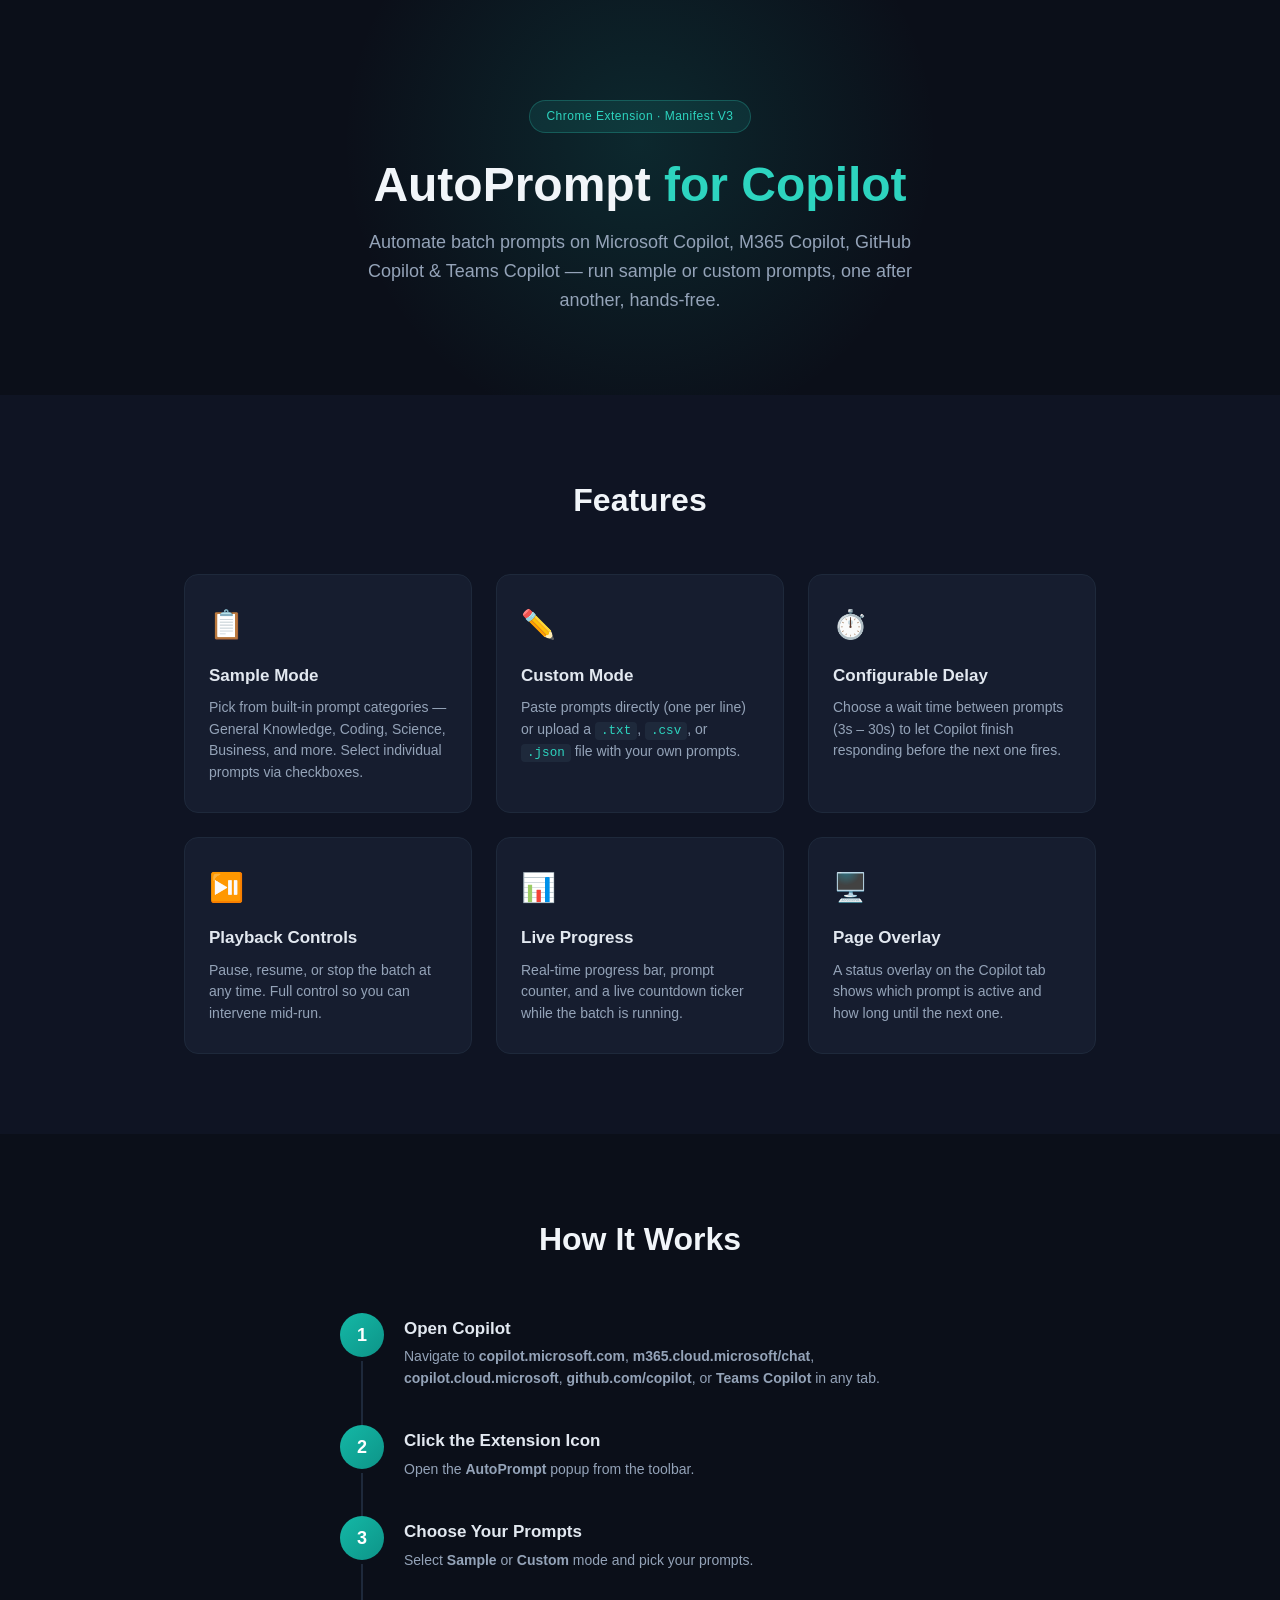
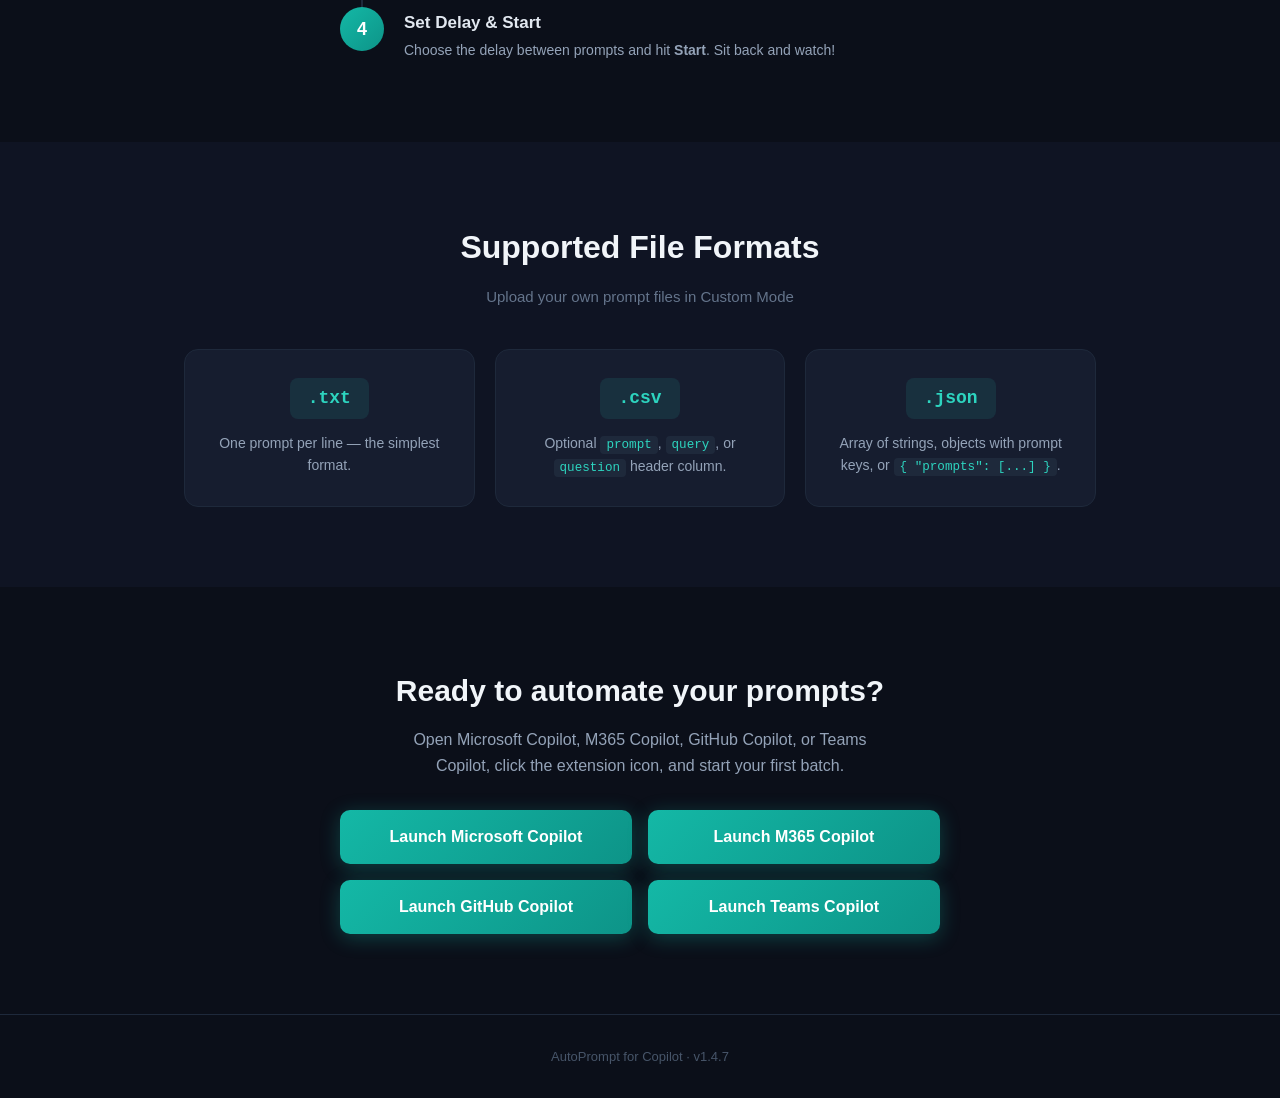
<file: landing/landing.html>
<!DOCTYPE html>
<html lang="en">
<head>
  <meta charset="UTF-8">
  <meta name="viewport" content="width=device-width, initial-scale=1.0">
  <title>AutoPrompt for Copilot</title>
  <link rel="stylesheet" href="landing.css">
</head>
<body>

  <!-- Hero -->
  <section class="hero">
    <div class="hero-glow"></div>
    <div class="container">
      <div class="badge">Chrome Extension · Manifest V3</div>
      <h1>AutoPrompt <span class="accent">for Copilot</span></h1>
      <p class="tagline">Automate batch prompts on Microsoft Copilot, M365 Copilot, GitHub Copilot & Teams Copilot — run sample or custom prompts, one after another, hands-free.</p>
    </div>
  </section>

  <!-- Features -->
  <section id="features" class="features">
    <div class="container">
      <h2 class="section-title">Features</h2>
      <div class="features-grid">

        <div class="feature-card">
          <div class="feature-icon">📋</div>
          <h3>Sample Mode</h3>
          <p>Pick from built-in prompt categories — General Knowledge, Coding, Science, Business, and more. Select individual prompts via checkboxes.</p>
        </div>

        <div class="feature-card">
          <div class="feature-icon">✏️</div>
          <h3>Custom Mode</h3>
          <p>Paste prompts directly (one per line) or upload a <code>.txt</code>, <code>.csv</code>, or <code>.json</code> file with your own prompts.</p>
        </div>

        <div class="feature-card">
          <div class="feature-icon">⏱️</div>
          <h3>Configurable Delay</h3>
          <p>Choose a wait time between prompts (3s – 30s) to let Copilot finish responding before the next one fires.</p>
        </div>

        <div class="feature-card">
          <div class="feature-icon">⏯️</div>
          <h3>Playback Controls</h3>
          <p>Pause, resume, or stop the batch at any time. Full control so you can intervene mid-run.</p>
        </div>

        <div class="feature-card">
          <div class="feature-icon">📊</div>
          <h3>Live Progress</h3>
          <p>Real-time progress bar, prompt counter, and a live countdown ticker while the batch is running.</p>
        </div>

        <div class="feature-card">
          <div class="feature-icon">🖥️</div>
          <h3>Page Overlay</h3>
          <p>A status overlay on the Copilot tab shows which prompt is active and how long until the next one.</p>
        </div>

      </div>
    </div>
  </section>

  <!-- How It Works -->
  <section class="how-it-works">
    <div class="container">
      <h2 class="section-title">How It Works</h2>
      <div class="steps">

        <div class="step">
          <div class="step-number">1</div>
          <div class="step-content">
            <h3>Open Copilot</h3>
            <p>Navigate to <strong>copilot.microsoft.com</strong>, <strong>m365.cloud.microsoft/chat</strong>, <strong>copilot.cloud.microsoft</strong>, <strong>github.com/copilot</strong>, or <strong>Teams Copilot</strong> in any tab.</p>
          </div>
        </div>

        <div class="step">
          <div class="step-number">2</div>
          <div class="step-content">
            <h3>Click the Extension Icon</h3>
            <p>Open the <strong>AutoPrompt</strong> popup from the toolbar.</p>
          </div>
        </div>

        <div class="step">
          <div class="step-number">3</div>
          <div class="step-content">
            <h3>Choose Your Prompts</h3>
            <p>Select <strong>Sample</strong> or <strong>Custom</strong> mode and pick your prompts.</p>
          </div>
        </div>

        <div class="step">
          <div class="step-number">4</div>
          <div class="step-content">
            <h3>Set Delay &amp; Start</h3>
            <p>Choose the delay between prompts and hit <strong>Start</strong>. Sit back and watch!</p>
          </div>
        </div>

      </div>
    </div>
  </section>

  <!-- File Formats -->
  <section class="formats">
    <div class="container">
      <h2 class="section-title">Supported File Formats</h2>
      <p class="section-subtitle">Upload your own prompt files in Custom Mode</p>
      <div class="formats-grid">

        <div class="format-card">
          <div class="format-ext">.txt</div>
          <p>One prompt per line — the simplest format.</p>
        </div>

        <div class="format-card">
          <div class="format-ext">.csv</div>
          <p>Optional <code>prompt</code>, <code>query</code>, or <code>question</code> header column.</p>
        </div>

        <div class="format-card">
          <div class="format-ext">.json</div>
          <p>Array of strings, objects with prompt keys, or <code>{ "prompts": [...] }</code>.</p>
        </div>

      </div>
    </div>
  </section>

  <!-- CTA -->
  <section class="cta">
    <div class="container">
      <h2>Ready to automate your prompts?</h2>
      <p>Open Microsoft Copilot, M365 Copilot, GitHub Copilot, or Teams Copilot, click the extension icon, and start your first batch.</p>
      <div class="cta-actions">
        <a href="https://copilot.microsoft.com" target="_blank" class="btn btn-primary btn-lg">Launch Microsoft Copilot</a>
        <a href="https://m365.cloud.microsoft/chat" target="_blank" class="btn btn-primary btn-lg">Launch M365 Copilot</a>
        <a href="https://github.com/copilot" target="_blank" class="btn btn-primary btn-lg">Launch GitHub Copilot</a>
        <a href="https://teams.microsoft.com" target="_blank" class="btn btn-primary btn-lg">Launch Teams Copilot</a>
      </div>
    </div>
  </section>

  <!-- Footer -->
  <footer class="footer">
    <div class="container">
      <p>AutoPrompt for Copilot &middot; v1.4.7</p>
    </div>
  </footer>

</body>
</html>
</file>
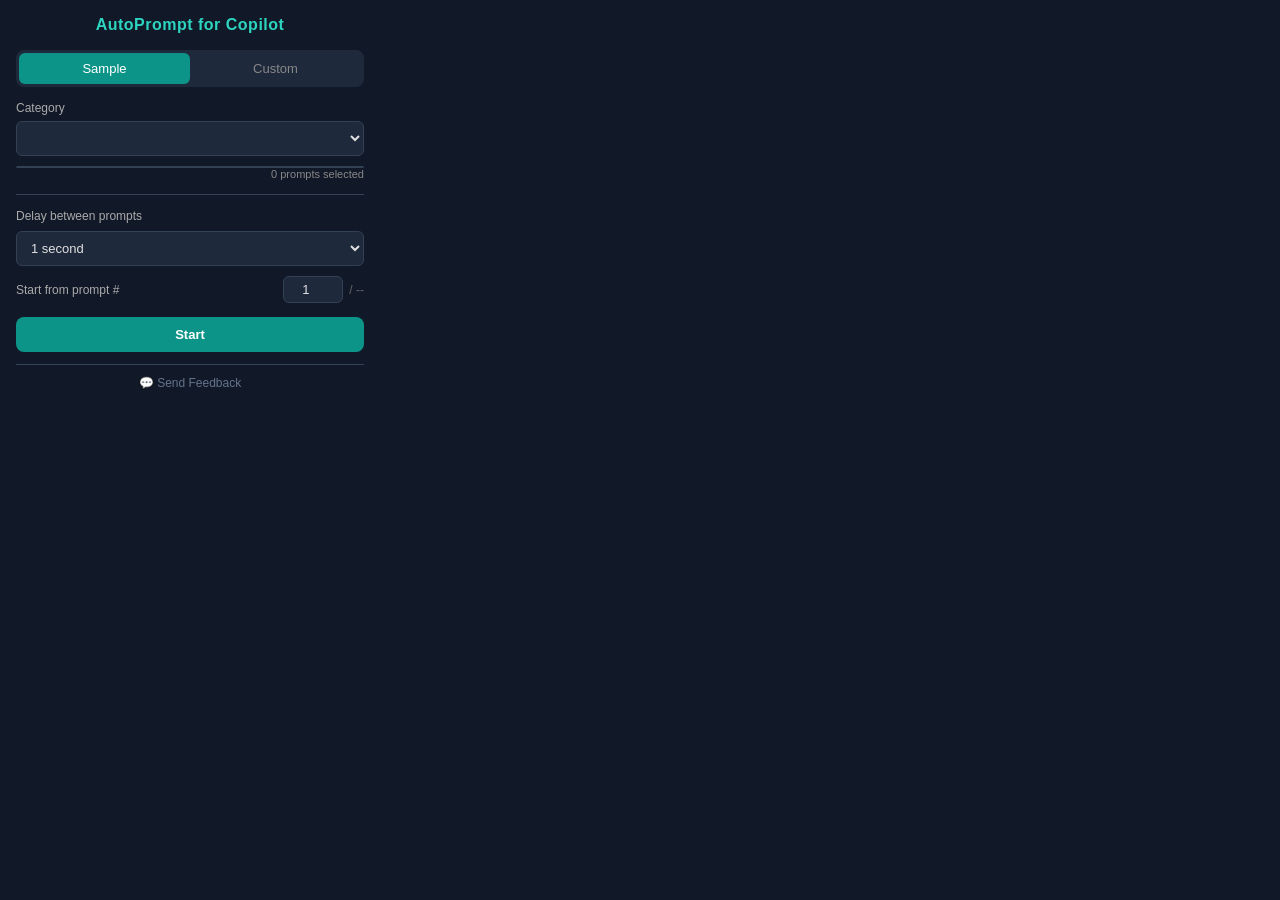
<file: popup/popup.html>
<!DOCTYPE html>
<html lang="en">
<head>
  <meta charset="UTF-8">
  <meta name="viewport" content="width=device-width, initial-scale=1.0">
  <title>AutoPrompt for Copilot</title>
  <link rel="stylesheet" href="popup.css">
</head>
<body>
  <div class="container">
    <header>
      <h1>AutoPrompt for Copilot</h1>
    </header>

    <div id="update-banner" class="update-banner hidden">
      <div class="update-body">
        <span id="update-text" class="update-text"></span>
        <span class="update-hint">Store updates can take a few days to arrive. <a id="update-notes" target="_blank" rel="noopener noreferrer">What's new</a></span>
      </div>
      <a id="update-link" class="update-link" target="_blank" rel="noopener noreferrer">Update</a>
      <button id="update-dismiss" class="update-dismiss" title="Dismiss">✕</button>
    </div>

    <div class="mode-toggle">
      <button id="btn-sample" class="mode-btn active" data-mode="sample">Sample</button>
      <button id="btn-custom" class="mode-btn" data-mode="custom">Custom</button>
    </div>

    <!-- Sample Mode Panel -->
    <div id="panel-sample" class="panel active">
      <label for="category-select">Category</label>
      <select id="category-select"></select>

      <div id="prompt-list" class="prompt-list"></div>

      <div class="prompt-count">
        <span id="sample-count">0</span> prompts selected
      </div>
    </div>

    <!-- Custom Mode Panel -->
    <div id="panel-custom" class="panel">
      <label>Upload a file (.txt, .csv, .json)</label>
      <div class="file-upload">
        <input type="file" id="file-input" accept=".txt,.csv,.json">
        <label for="file-input" class="file-label" id="file-label">Choose File</label>
        <span id="file-name" class="file-name">No file chosen</span>
      </div>

      <div class="separator">or paste prompts (one per line)</div>

      <textarea id="custom-prompts" rows="6" placeholder="What is machine learning?&#10;Explain neural networks&#10;What is gradient descent?"></textarea>

      <div class="custom-bottom-row">
        <div class="prompt-count">
          <span id="custom-count">0</span> prompts loaded
        </div>
        <div class="saved-prompts-actions">
          <button id="btn-save-prompts" class="btn-icon" title="Save prompts">💾 Save</button>
          <button id="btn-load-prompts" class="btn-icon" title="Load saved prompts">📂 Load</button>
        </div>
      </div>

      <!-- Saved Prompts List -->
      <div id="saved-prompts-panel" class="saved-prompts-panel hidden">
        <div class="saved-prompts-header">
          <span>Saved Prompts</span>
          <button id="btn-close-saved" class="btn-close-saved">✕</button>
        </div>
        <div id="saved-prompts-list" class="saved-prompts-list">
          <div class="saved-empty">No saved prompts yet</div>
        </div>
      </div>
    </div>

    <!-- Settings -->
    <div class="settings">
      <label for="delay-select">Delay between prompts</label>
      <select id="delay-select">
        <option value="0.1">0.1 seconds</option>
        <option value="0.5">0.5 seconds</option>
        <option value="1" selected>1 second</option>
        <option value="3">3 seconds</option>
        <option value="5">5 seconds</option>
        <option value="10">10 seconds</option>
        <option value="15">15 seconds</option>
        <option value="30">30 seconds</option>
        <option value="custom">Custom...</option>
      </select>
      <div id="custom-delay" class="custom-delay hidden">
        <input type="number" id="custom-delay-input" min="0.1" max="300" step="0.1" value="1" placeholder="seconds">
        <span class="custom-delay-unit">sec</span>
      </div>

      <div class="start-from-row">
        <label for="start-from-input">Start from prompt #</label>
        <div class="start-from-control">
          <input type="number" id="start-from-input" min="1" value="1">
          <span id="start-from-total" class="start-from-total">/ --</span>
        </div>
      </div>
    </div>

    <!-- Progress -->
    <div id="progress-section" class="progress-section hidden">
      <div class="progress-header">
        <span id="progress-label" class="progress-text">0 / 0 prompts</span>
        <span id="countdown" class="countdown hidden">--</span>
      </div>
      <div class="progress-bar-bg">
        <div id="progress-bar" class="progress-bar" style="width: 0%"></div>
      </div>
    </div>

    <!-- Status -->
    <div id="status" class="status hidden"></div>

    <!-- Controls -->
    <div class="controls">
      <button id="btn-start" class="btn btn-start">Start</button>
      <button id="btn-pause" class="btn btn-pause hidden">Pause</button>
      <button id="btn-resume" class="btn btn-resume hidden">Resume</button>
      <button id="btn-stop" class="btn btn-stop hidden">Stop</button>
    </div>

    <!-- Feedback Link -->
    <div class="feedback-link">
      <a href="https://auto-prompt-for-copilot.vercel.app/#feedback" target="_blank" id="link-feedback">💬 Send Feedback</a>
    </div>
  </div>

  <script src="parser.js"></script>
  <script src="popup.js"></script>
  <script src="update-check.js"></script>
</body>
</html>
</file>
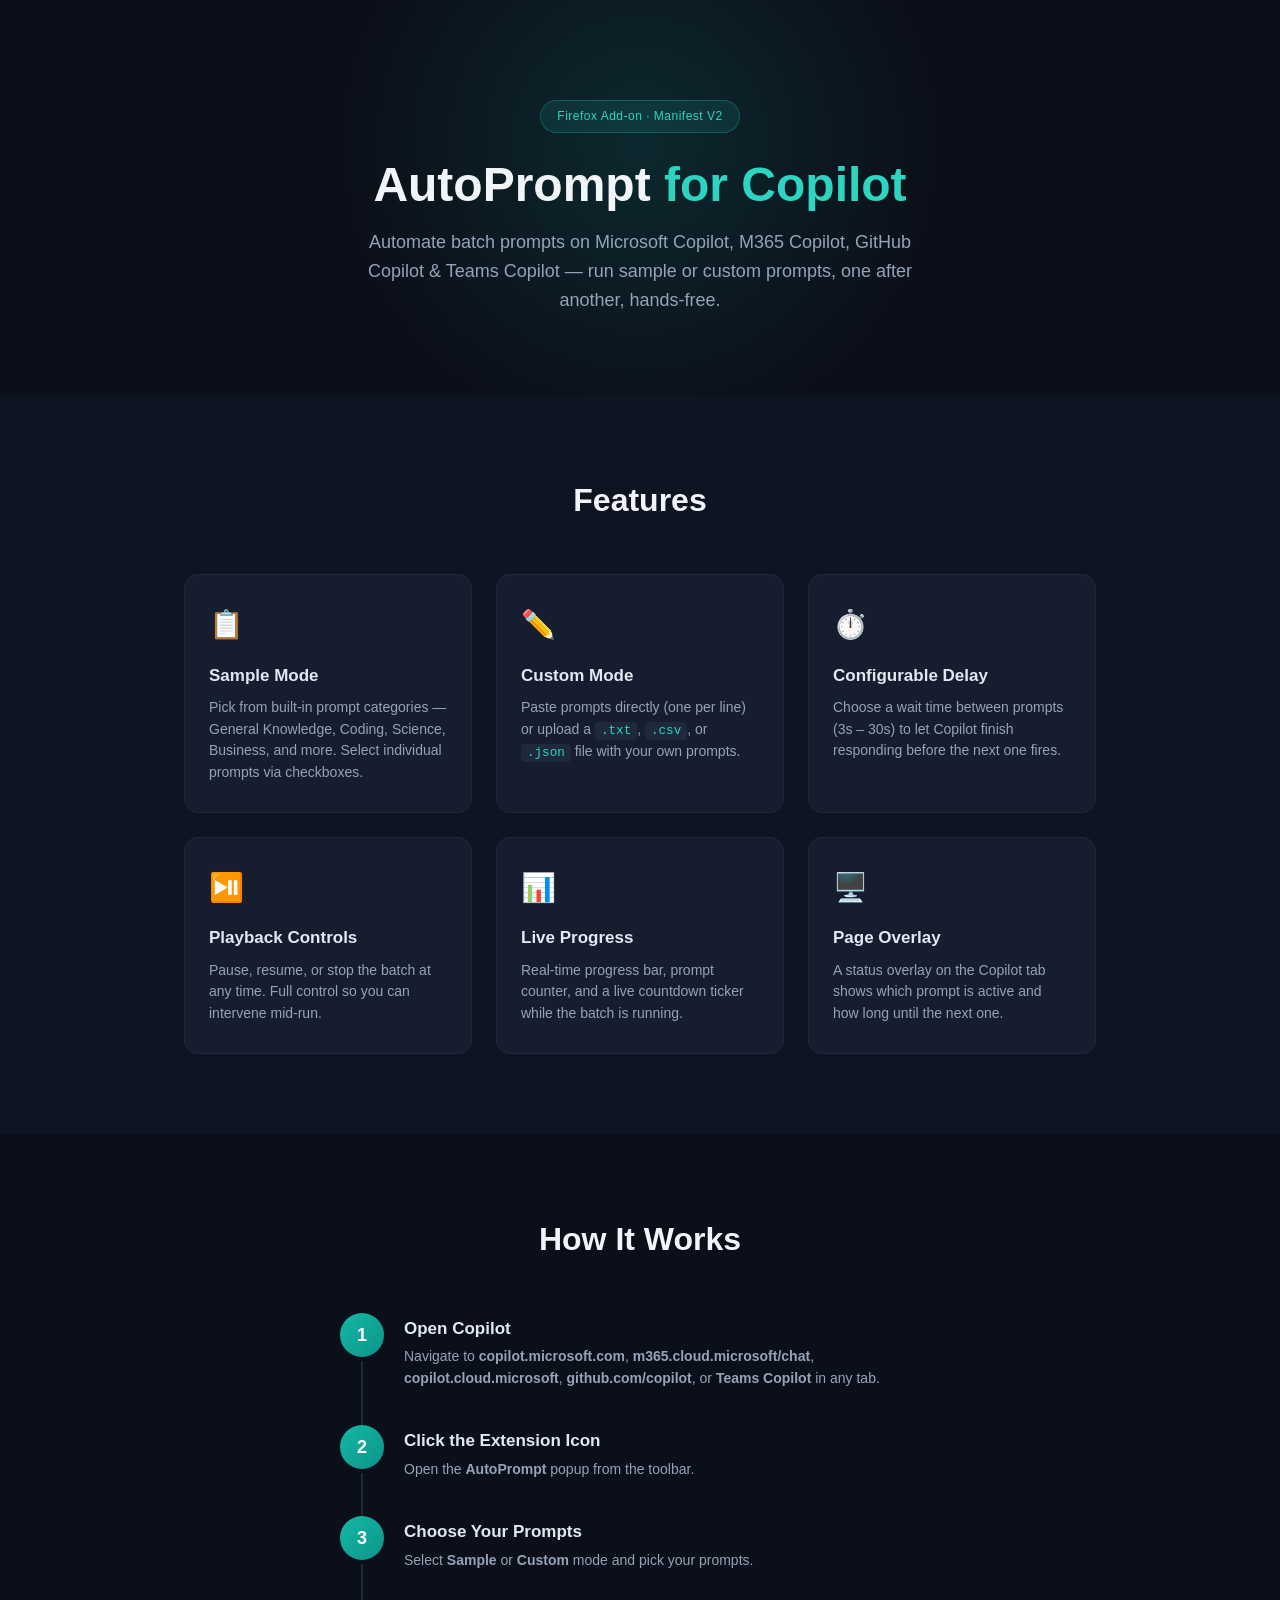
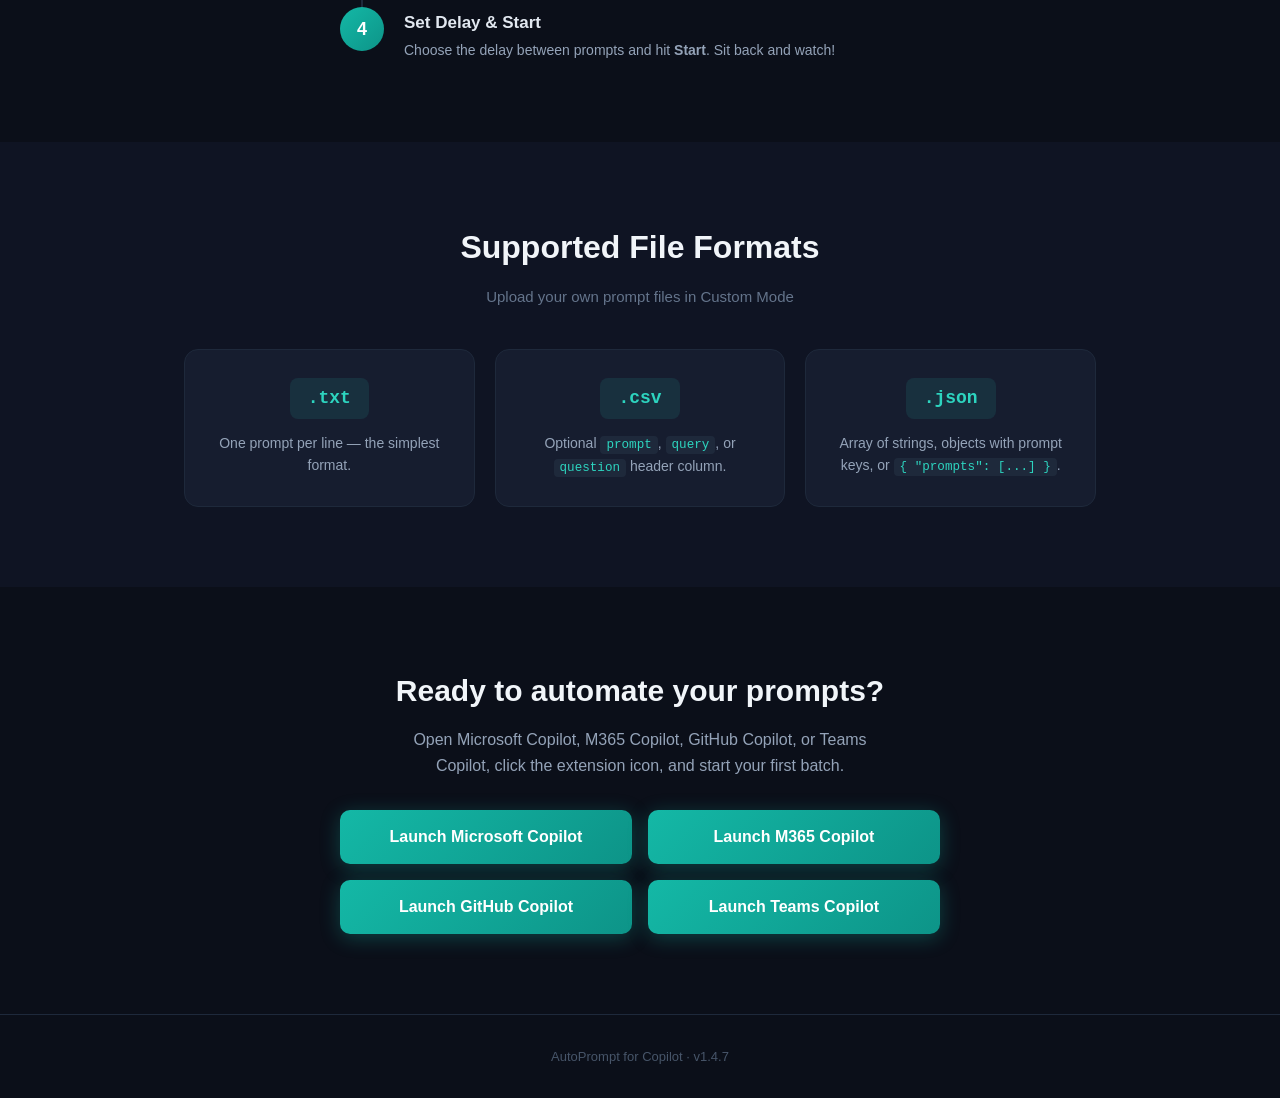
<file: firefox/landing/landing.html>
<!DOCTYPE html>
<html lang="en">
<head>
  <meta charset="UTF-8">
  <meta name="viewport" content="width=device-width, initial-scale=1.0">
  <title>AutoPrompt for Copilot</title>
  <link rel="stylesheet" href="landing.css">
</head>
<body>

  <!-- Hero -->
  <section class="hero">
    <div class="hero-glow"></div>
    <div class="container">
      <div class="badge">Firefox Add-on · Manifest V2</div>
      <h1>AutoPrompt <span class="accent">for Copilot</span></h1>
      <p class="tagline">Automate batch prompts on Microsoft Copilot, M365 Copilot, GitHub Copilot & Teams Copilot — run sample or custom prompts, one after another, hands-free.</p>
    </div>
  </section>

  <!-- Features -->
  <section id="features" class="features">
    <div class="container">
      <h2 class="section-title">Features</h2>
      <div class="features-grid">

        <div class="feature-card">
          <div class="feature-icon">📋</div>
          <h3>Sample Mode</h3>
          <p>Pick from built-in prompt categories — General Knowledge, Coding, Science, Business, and more. Select individual prompts via checkboxes.</p>
        </div>

        <div class="feature-card">
          <div class="feature-icon">✏️</div>
          <h3>Custom Mode</h3>
          <p>Paste prompts directly (one per line) or upload a <code>.txt</code>, <code>.csv</code>, or <code>.json</code> file with your own prompts.</p>
        </div>

        <div class="feature-card">
          <div class="feature-icon">⏱️</div>
          <h3>Configurable Delay</h3>
          <p>Choose a wait time between prompts (3s – 30s) to let Copilot finish responding before the next one fires.</p>
        </div>

        <div class="feature-card">
          <div class="feature-icon">⏯️</div>
          <h3>Playback Controls</h3>
          <p>Pause, resume, or stop the batch at any time. Full control so you can intervene mid-run.</p>
        </div>

        <div class="feature-card">
          <div class="feature-icon">📊</div>
          <h3>Live Progress</h3>
          <p>Real-time progress bar, prompt counter, and a live countdown ticker while the batch is running.</p>
        </div>

        <div class="feature-card">
          <div class="feature-icon">🖥️</div>
          <h3>Page Overlay</h3>
          <p>A status overlay on the Copilot tab shows which prompt is active and how long until the next one.</p>
        </div>

      </div>
    </div>
  </section>

  <!-- How It Works -->
  <section class="how-it-works">
    <div class="container">
      <h2 class="section-title">How It Works</h2>
      <div class="steps">

        <div class="step">
          <div class="step-number">1</div>
          <div class="step-content">
            <h3>Open Copilot</h3>
            <p>Navigate to <strong>copilot.microsoft.com</strong>, <strong>m365.cloud.microsoft/chat</strong>, <strong>copilot.cloud.microsoft</strong>, <strong>github.com/copilot</strong>, or <strong>Teams Copilot</strong> in any tab.</p>
          </div>
        </div>

        <div class="step">
          <div class="step-number">2</div>
          <div class="step-content">
            <h3>Click the Extension Icon</h3>
            <p>Open the <strong>AutoPrompt</strong> popup from the toolbar.</p>
          </div>
        </div>

        <div class="step">
          <div class="step-number">3</div>
          <div class="step-content">
            <h3>Choose Your Prompts</h3>
            <p>Select <strong>Sample</strong> or <strong>Custom</strong> mode and pick your prompts.</p>
          </div>
        </div>

        <div class="step">
          <div class="step-number">4</div>
          <div class="step-content">
            <h3>Set Delay &amp; Start</h3>
            <p>Choose the delay between prompts and hit <strong>Start</strong>. Sit back and watch!</p>
          </div>
        </div>

      </div>
    </div>
  </section>

  <!-- File Formats -->
  <section class="formats">
    <div class="container">
      <h2 class="section-title">Supported File Formats</h2>
      <p class="section-subtitle">Upload your own prompt files in Custom Mode</p>
      <div class="formats-grid">

        <div class="format-card">
          <div class="format-ext">.txt</div>
          <p>One prompt per line — the simplest format.</p>
        </div>

        <div class="format-card">
          <div class="format-ext">.csv</div>
          <p>Optional <code>prompt</code>, <code>query</code>, or <code>question</code> header column.</p>
        </div>

        <div class="format-card">
          <div class="format-ext">.json</div>
          <p>Array of strings, objects with prompt keys, or <code>{ "prompts": [...] }</code>.</p>
        </div>

      </div>
    </div>
  </section>

  <!-- CTA -->
  <section class="cta">
    <div class="container">
      <h2>Ready to automate your prompts?</h2>
      <p>Open Microsoft Copilot, M365 Copilot, GitHub Copilot, or Teams Copilot, click the extension icon, and start your first batch.</p>
      <div class="cta-actions">
        <a href="https://copilot.microsoft.com" target="_blank" class="btn btn-primary btn-lg">Launch Microsoft Copilot</a>
        <a href="https://m365.cloud.microsoft/chat" target="_blank" class="btn btn-primary btn-lg">Launch M365 Copilot</a>
        <a href="https://github.com/copilot" target="_blank" class="btn btn-primary btn-lg">Launch GitHub Copilot</a>
        <a href="https://teams.microsoft.com" target="_blank" class="btn btn-primary btn-lg">Launch Teams Copilot</a>
      </div>
    </div>
  </section>

  <!-- Footer -->
  <footer class="footer">
    <div class="container">
      <p>AutoPrompt for Copilot &middot; v1.4.7</p>
    </div>
  </footer>

</body>
</html>
</file>
<file: landing/landing.css>
/* ========== Reset & Base ========== */
*, *::before, *::after {
  margin: 0;
  padding: 0;
  box-sizing: border-box;
}

html {
  scroll-behavior: smooth;
}

body {
  font-family: -apple-system, BlinkMacSystemFont, 'Segoe UI', Roboto, sans-serif;
  background: #0b0f19;
  color: #d1d5db;
  line-height: 1.6;
  -webkit-font-smoothing: antialiased;
}

.container {
  max-width: 960px;
  margin: 0 auto;
  padding: 0 24px;
}

code {
  background: #1e293b;
  padding: 2px 6px;
  border-radius: 4px;
  font-size: 0.9em;
  color: #2dd4bf;
}

/* ========== Buttons ========== */
.btn {
  display: inline-block;
  padding: 12px 28px;
  border-radius: 10px;
  font-size: 15px;
  font-weight: 600;
  text-decoration: none;
  transition: all 0.25s ease;
  cursor: pointer;
  border: none;
}

.btn-primary {
  background: linear-gradient(135deg, #14b8a6, #0d9488);
  color: #fff;
  box-shadow: 0 4px 20px rgba(20, 184, 166, 0.3);
}

.btn-primary:hover {
  background: linear-gradient(135deg, #2dd4bf, #14b8a6);
  box-shadow: 0 6px 28px rgba(20, 184, 166, 0.45);
  transform: translateY(-1px);
}

.btn-lg {
  padding: 14px 36px;
  font-size: 16px;
}

/* ========== Hero ========== */
.hero {
  position: relative;
  text-align: center;
  padding: 100px 24px 80px;
  overflow: hidden;
}

.hero-glow {
  position: absolute;
  top: -40%;
  left: 50%;
  transform: translateX(-50%);
  width: 600px;
  height: 600px;
  background: radial-gradient(circle, rgba(20, 184, 166, 0.15) 0%, transparent 70%);
  pointer-events: none;
  z-index: 0;
}

.hero .container {
  position: relative;
  z-index: 1;
}

.badge {
  display: inline-block;
  padding: 6px 16px;
  background: rgba(45, 212, 191, 0.1);
  border: 1px solid rgba(45, 212, 191, 0.25);
  border-radius: 20px;
  font-size: 12px;
  font-weight: 500;
  color: #2dd4bf;
  letter-spacing: 0.5px;
  margin-bottom: 24px;
}

.hero h1 {
  font-size: 48px;
  font-weight: 700;
  color: #f1f5f9;
  line-height: 1.15;
  margin-bottom: 16px;
}

.hero h1 .accent {
  color: #2dd4bf;
}

.tagline {
  font-size: 18px;
  color: #94a3b8;
  max-width: 560px;
  margin: 0 auto;
  line-height: 1.6;
}

/* ========== Section Common ========== */
.section-title {
  text-align: center;
  font-size: 32px;
  font-weight: 700;
  color: #f1f5f9;
  margin-bottom: 12px;
}

.section-subtitle {
  text-align: center;
  font-size: 15px;
  color: #64748b;
  margin-bottom: 40px;
}

/* ========== Features ========== */
.features {
  padding: 80px 24px;
  background: #0f1423;
}

.features .section-title {
  margin-bottom: 48px;
}

.features-grid {
  display: grid;
  grid-template-columns: repeat(auto-fit, minmax(270px, 1fr));
  gap: 24px;
}

.feature-card {
  background: #161d2f;
  border: 1px solid #1e293b;
  border-radius: 14px;
  padding: 28px 24px;
  transition: border-color 0.3s ease, transform 0.3s ease;
}

.feature-card:hover {
  border-color: #2dd4bf;
  transform: translateY(-4px);
}

.feature-icon {
  font-size: 28px;
  margin-bottom: 14px;
}

.feature-card h3 {
  font-size: 17px;
  font-weight: 600;
  color: #e2e8f0;
  margin-bottom: 8px;
}

.feature-card p {
  font-size: 14px;
  color: #94a3b8;
  line-height: 1.55;
}

/* ========== How It Works ========== */
.how-it-works {
  padding: 80px 24px;
}

.how-it-works .section-title {
  margin-bottom: 48px;
}

.steps {
  max-width: 600px;
  margin: 0 auto;
  display: flex;
  flex-direction: column;
  gap: 0;
}

.step {
  display: flex;
  align-items: flex-start;
  gap: 20px;
  position: relative;
  padding-bottom: 36px;
}

.step:last-child {
  padding-bottom: 0;
}

.step::before {
  content: '';
  position: absolute;
  left: 21px;
  top: 48px;
  width: 2px;
  bottom: 0;
  background: #1e293b;
}

.step:last-child::before {
  display: none;
}

.step-number {
  flex-shrink: 0;
  width: 44px;
  height: 44px;
  background: linear-gradient(135deg, #14b8a6, #0d9488);
  color: #fff;
  font-size: 18px;
  font-weight: 700;
  border-radius: 50%;
  display: flex;
  align-items: center;
  justify-content: center;
  position: relative;
  z-index: 1;
}

.step-content h3 {
  font-size: 17px;
  font-weight: 600;
  color: #e2e8f0;
  margin-bottom: 4px;
  margin-top: 2px;
}

.step-content p {
  font-size: 14px;
  color: #94a3b8;
  line-height: 1.55;
}

/* ========== File Formats ========== */
.formats {
  padding: 80px 24px;
  background: #0f1423;
}

.formats-grid {
  display: grid;
  grid-template-columns: repeat(auto-fit, minmax(240px, 1fr));
  gap: 20px;
}

.format-card {
  background: #161d2f;
  border: 1px solid #1e293b;
  border-radius: 14px;
  padding: 28px 24px;
  text-align: center;
  transition: border-color 0.3s ease, transform 0.3s ease;
}

.format-card:hover {
  border-color: #2dd4bf;
  transform: translateY(-4px);
}

.format-ext {
  display: inline-block;
  padding: 6px 18px;
  background: rgba(45, 212, 191, 0.1);
  color: #2dd4bf;
  font-weight: 700;
  font-size: 18px;
  border-radius: 8px;
  margin-bottom: 14px;
  font-family: 'SF Mono', 'Fira Code', monospace;
}

.format-card p {
  font-size: 14px;
  color: #94a3b8;
  line-height: 1.55;
}

/* ========== CTA ========== */
.cta {
  padding: 80px 24px;
  text-align: center;
}

.cta h2 {
  font-size: 30px;
  font-weight: 700;
  color: #f1f5f9;
  margin-bottom: 12px;
}

.cta p {
  font-size: 16px;
  color: #94a3b8;
  margin-bottom: 32px;
  max-width: 480px;
  margin-left: auto;
  margin-right: auto;
}

.cta-actions {
  display: grid;
  grid-template-columns: repeat(2, 1fr);
  gap: 16px;
  max-width: 600px;
  margin: 0 auto;
}

.cta-actions .btn {
  text-align: center;
  white-space: nowrap;
}

/* ========== Footer ========== */
.footer {
  padding: 32px 24px;
  text-align: center;
  border-top: 1px solid #1e293b;
}

.footer p {
  font-size: 13px;
  color: #475569;
}

/* ========== Responsive ========== */
@media (max-width: 640px) {
  .hero h1 {
    font-size: 32px;
  }

  .tagline {
    font-size: 16px;
  }

  .section-title {
    font-size: 26px;
  }

  .features-grid,
  .formats-grid,
  .cta-actions {
    grid-template-columns: 1fr;
  }
}
</file>
<file: popup/popup.css>
* {
  margin: 0;
  padding: 0;
  box-sizing: border-box;
}

body {
  width: 380px;
  font-family: -apple-system, BlinkMacSystemFont, 'Segoe UI', Roboto, sans-serif;
  background: #111827;
  color: #e0e0e0;
  font-size: 13px;
}

.container {
  padding: 16px;
}

header {
  text-align: center;
  margin-bottom: 16px;
}

header h1 {
  font-size: 16px;
  font-weight: 600;
  color: #2dd4bf;
  letter-spacing: 0.5px;
}

/* Update Banner */
.update-banner {
  display: flex;
  align-items: center;
  gap: 8px;
  margin-bottom: 14px;
  padding: 8px 10px;
  background: #134e4a;
  border: 1px solid #0d9488;
  border-radius: 6px;
}

.update-body {
  flex: 1;
  display: flex;
  flex-direction: column;
  gap: 2px;
  min-width: 0;
}

.update-text {
  font-size: 12px;
  color: #ccfbf1;
}

.update-hint {
  font-size: 11px;
  color: #5eead4;
}

.update-hint a {
  color: #fff;
}

.update-link {
  padding: 4px 10px;
  background: #0d9488;
  color: #fff;
  border-radius: 5px;
  font-size: 11px;
  font-weight: 600;
  text-decoration: none;
  white-space: nowrap;
  transition: background 0.2s;
}

.update-link:hover {
  background: #0f766e;
}

.update-dismiss {
  background: none;
  border: none;
  color: #5eead4;
  font-size: 13px;
  cursor: pointer;
  padding: 0 2px;
  line-height: 1;
}

.update-dismiss:hover {
  color: #fff;
}

/* Mode Toggle */
.mode-toggle {
  display: flex;
  background: #1e293b;
  border-radius: 8px;
  padding: 3px;
  margin-bottom: 14px;
}

.mode-btn {
  flex: 1;
  padding: 8px;
  border: none;
  border-radius: 6px;
  background: transparent;
  color: #888;
  font-size: 13px;
  font-weight: 500;
  cursor: pointer;
  transition: all 0.2s;
}

.mode-btn.active {
  background: #0d9488;
  color: #fff;
}

.mode-btn:hover:not(.active) {
  color: #ccc;
}

/* Panels */
.panel {
  display: none;
}

.panel.active {
  display: block;
}

label {
  display: block;
  font-size: 12px;
  color: #aaa;
  margin-bottom: 6px;
  font-weight: 500;
}

select {
  width: 100%;
  padding: 8px 10px;
  background: #1e293b;
  color: #e0e0e0;
  border: 1px solid #334155;
  border-radius: 6px;
  font-size: 13px;
  cursor: pointer;
  outline: none;
}

select:focus {
  border-color: #2dd4bf;
}

/* Prompt List */
.prompt-list {
  margin-top: 10px;
  max-height: 150px;
  overflow-y: auto;
  border: 1px solid #334155;
  border-radius: 6px;
  background: #1e293b;
}

.prompt-list::-webkit-scrollbar {
  width: 5px;
}

.prompt-list::-webkit-scrollbar-thumb {
  background: #475569;
  border-radius: 3px;
}

.prompt-item {
  display: flex;
  align-items: center;
  padding: 8px 10px;
  border-bottom: 1px solid #334155;
  gap: 8px;
}

.prompt-item:last-child {
  border-bottom: none;
}

.prompt-item input[type="checkbox"] {
  accent-color: #14b8a6;
  cursor: pointer;
  flex-shrink: 0;
}

.prompt-item span {
  font-size: 12px;
  color: #ccc;
  white-space: nowrap;
  overflow: hidden;
  text-overflow: ellipsis;
}

.prompt-count {
  margin-top: 0;
  font-size: 11px;
  color: #888;
  text-align: right;
}

/* Custom bottom row */
.custom-bottom-row {
  display: flex;
  align-items: center;
  justify-content: space-between;
  margin-top: 8px;
}

.saved-prompts-actions {
  display: flex;
  gap: 6px;
}

.btn-icon {
  padding: 4px 10px;
  background: #1e293b;
  border: 1px solid #334155;
  border-radius: 5px;
  color: #ccc;
  font-size: 11px;
  cursor: pointer;
  transition: all 0.2s;
  white-space: nowrap;
}

.btn-icon:hover {
  background: #334155;
  border-color: #2dd4bf;
  color: #fff;
}

/* Saved Prompts Panel */
.saved-prompts-panel {
  margin-top: 10px;
  border: 1px solid #334155;
  border-radius: 6px;
  background: #1e293b;
  overflow: hidden;
}

.saved-prompts-header {
  display: flex;
  justify-content: space-between;
  align-items: center;
  padding: 8px 10px;
  background: #162032;
  border-bottom: 1px solid #334155;
  font-size: 12px;
  font-weight: 600;
  color: #2dd4bf;
}

.btn-close-saved {
  background: none;
  border: none;
  color: #888;
  font-size: 14px;
  cursor: pointer;
  padding: 0 2px;
  line-height: 1;
}

.btn-close-saved:hover {
  color: #fca5a5;
}

.saved-prompts-list {
  max-height: 130px;
  overflow-y: auto;
}

.saved-prompts-list::-webkit-scrollbar {
  width: 5px;
}

.saved-prompts-list::-webkit-scrollbar-thumb {
  background: #475569;
  border-radius: 3px;
}

.saved-empty {
  padding: 14px;
  text-align: center;
  font-size: 11px;
  color: #555;
}

.saved-item {
  display: flex;
  align-items: center;
  justify-content: space-between;
  padding: 7px 10px;
  border-bottom: 1px solid #334155;
  gap: 6px;
}

.saved-item:last-child {
  border-bottom: none;
}

.saved-item-info {
  flex: 1;
  min-width: 0;
  cursor: pointer;
}

.saved-item-name {
  font-size: 12px;
  color: #ccc;
  white-space: nowrap;
  overflow: hidden;
  text-overflow: ellipsis;
  display: block;
}

.saved-item-meta {
  font-size: 10px;
  color: #555;
}

.saved-item-actions {
  display: flex;
  gap: 4px;
  flex-shrink: 0;
}

.saved-item-btn {
  background: none;
  border: none;
  font-size: 13px;
  cursor: pointer;
  padding: 2px 4px;
  border-radius: 3px;
  transition: background 0.2s;
}

.saved-item-btn:hover {
  background: #334155;
}

.saved-item-btn.delete:hover {
  background: #4a1d1d;
}

/* File Upload */
.file-upload {
  display: flex;
  align-items: center;
  gap: 10px;
  margin-bottom: 10px;
}

.file-upload input[type="file"] {
  display: none;
}

.file-label {
  display: inline-block !important;
  padding: 7px 14px;
  background: #0d9488;
  color: #fff;
  border-radius: 6px;
  cursor: pointer;
  font-size: 12px;
  font-weight: 500;
  transition: background 0.2s;
  white-space: nowrap;
}

.file-label:hover {
  background: #0f766e;
}

.file-name {
  font-size: 12px;
  color: #888;
  overflow: hidden;
  text-overflow: ellipsis;
  white-space: nowrap;
}

.separator {
  text-align: center;
  color: #555;
  font-size: 11px;
  margin: 8px 0;
  position: relative;
}

.separator::before,
.separator::after {
  content: '';
  position: absolute;
  top: 50%;
  width: 30%;
  height: 1px;
  background: #334155;
}

.separator::before {
  left: 0;
}

.separator::after {
  right: 0;
}

textarea {
  width: 100%;
  padding: 10px;
  background: #1e293b;
  color: #e0e0e0;
  border: 1px solid #334155;
  border-radius: 6px;
  font-size: 12px;
  font-family: inherit;
  resize: vertical;
  outline: none;
}

textarea:focus {
  border-color: #2dd4bf;
}

textarea::placeholder {
  color: #555;
}

/* Settings */
.settings {
  margin-top: 14px;
  padding-top: 14px;
  border-top: 1px solid #334155;
}

.settings select {
  margin-top: 2px;
}

/* Custom Delay Input */
.custom-delay {
  display: flex;
  align-items: center;
  gap: 8px;
  margin-top: 8px;
}

.custom-delay input[type="number"] {
  flex: 1;
  padding: 8px 10px;
  background: #1e293b;
  color: #e0e0e0;
  border: 1px solid #334155;
  border-radius: 6px;
  font-size: 13px;
  outline: none;
  appearance: textfield;
  -moz-appearance: textfield;
}

.custom-delay input[type="number"]:focus {
  border-color: #2dd4bf;
}

.custom-delay input[type="number"]::-webkit-inner-spin-button,
.custom-delay input[type="number"]::-webkit-outer-spin-button {
  opacity: 1;
}

.custom-delay-unit {
  font-size: 12px;
  color: #888;
  white-space: nowrap;
}

/* Start From */
.start-from-row {
  display: flex;
  align-items: center;
  justify-content: space-between;
  margin-top: 10px;
}

.start-from-row label {
  margin-bottom: 0;
  font-size: 12px;
  color: #aaa;
  white-space: nowrap;
}

.start-from-control {
  display: flex;
  align-items: center;
  gap: 6px;
}

.start-from-control input[type="number"] {
  width: 60px;
  padding: 5px 8px;
  background: #1e293b;
  color: #e0e0e0;
  border: 1px solid #334155;
  border-radius: 6px;
  font-size: 13px;
  text-align: center;
  outline: none;
  appearance: textfield;
  -moz-appearance: textfield;
}

.start-from-control input[type="number"]:focus {
  border-color: #2dd4bf;
}

.start-from-total {
  font-size: 12px;
  color: #666;
  white-space: nowrap;
}

/* Progress */
.progress-section {
  margin-top: 14px;
}

.progress-header {
  display: flex;
  justify-content: space-between;
  align-items: center;
  margin-bottom: 6px;
}

.progress-text {
  font-size: 12px;
  color: #aaa;
}

.countdown {
  font-size: 11px;
  font-weight: 600;
  color: #2dd4bf;
  background: #134e4a;
  padding: 2px 8px;
  border-radius: 10px;
  min-width: 60px;
  text-align: center;
}

.progress-bar-bg {
  height: 8px;
  background: #1e293b;
  border-radius: 4px;
  overflow: hidden;
}

.progress-bar {
  height: 100%;
  background: linear-gradient(90deg, #14b8a6, #0d9488);
  border-radius: 4px;
  transition: width 0.3s ease;
}

/* Status */
.status {
  margin-top: 10px;
  padding: 8px 10px;
  border-radius: 6px;
  font-size: 12px;
  text-align: center;
}

.status.info {
  background: #1e3a5f;
  color: #7dd3fc;
}

.status.success {
  background: #14532d;
  color: #86efac;
}

.status.error {
  background: #4a1d1d;
  color: #fca5a5;
}

/* Controls */
.controls {
  display: flex;
  gap: 8px;
  margin-top: 14px;
}

.btn {
  flex: 1;
  padding: 10px;
  border: none;
  border-radius: 8px;
  font-size: 13px;
  font-weight: 600;
  cursor: pointer;
  transition: all 0.2s;
}

.btn-start {
  background: #0d9488;
  color: #fff;
}

.btn-start:hover {
  background: #0f766e;
}

.btn-start:disabled {
  background: #334155;
  color: #666;
  cursor: not-allowed;
}

.btn-pause {
  background: #f59e0b;
  color: #000;
}

.btn-pause:hover {
  background: #d97706;
}

.btn-resume {
  background: #10b981;
  color: #fff;
}

.btn-resume:hover {
  background: #059669;
}

.btn-stop {
  background: #ef4444;
  color: #fff;
}

.btn-stop:hover {
  background: #dc2626;
}

/* Feedback Link */
.feedback-link {
  margin-top: 12px;
  text-align: center;
  padding-top: 10px;
  border-top: 1px solid #334155;
}

.feedback-link a {
  font-size: 12px;
  color: #64748b;
  text-decoration: none;
  transition: color 0.2s;
}

.feedback-link a:hover {
  color: #2dd4bf;
}

.hidden {
  display: none !important;
}
</file>
<file: firefox/landing/landing.css>
/* ========== Reset & Base ========== */
*, *::before, *::after {
  margin: 0;
  padding: 0;
  box-sizing: border-box;
}

html {
  scroll-behavior: smooth;
}

body {
  font-family: -apple-system, BlinkMacSystemFont, 'Segoe UI', Roboto, sans-serif;
  background: #0b0f19;
  color: #d1d5db;
  line-height: 1.6;
  -webkit-font-smoothing: antialiased;
}

.container {
  max-width: 960px;
  margin: 0 auto;
  padding: 0 24px;
}

code {
  background: #1e293b;
  padding: 2px 6px;
  border-radius: 4px;
  font-size: 0.9em;
  color: #2dd4bf;
}

/* ========== Buttons ========== */
.btn {
  display: inline-block;
  padding: 12px 28px;
  border-radius: 10px;
  font-size: 15px;
  font-weight: 600;
  text-decoration: none;
  transition: all 0.25s ease;
  cursor: pointer;
  border: none;
}

.btn-primary {
  background: linear-gradient(135deg, #14b8a6, #0d9488);
  color: #fff;
  box-shadow: 0 4px 20px rgba(20, 184, 166, 0.3);
}

.btn-primary:hover {
  background: linear-gradient(135deg, #2dd4bf, #14b8a6);
  box-shadow: 0 6px 28px rgba(20, 184, 166, 0.45);
  transform: translateY(-1px);
}

.btn-lg {
  padding: 14px 36px;
  font-size: 16px;
}

/* ========== Hero ========== */
.hero {
  position: relative;
  text-align: center;
  padding: 100px 24px 80px;
  overflow: hidden;
}

.hero-glow {
  position: absolute;
  top: -40%;
  left: 50%;
  transform: translateX(-50%);
  width: 600px;
  height: 600px;
  background: radial-gradient(circle, rgba(20, 184, 166, 0.15) 0%, transparent 70%);
  pointer-events: none;
  z-index: 0;
}

.hero .container {
  position: relative;
  z-index: 1;
}

.badge {
  display: inline-block;
  padding: 6px 16px;
  background: rgba(45, 212, 191, 0.1);
  border: 1px solid rgba(45, 212, 191, 0.25);
  border-radius: 20px;
  font-size: 12px;
  font-weight: 500;
  color: #2dd4bf;
  letter-spacing: 0.5px;
  margin-bottom: 24px;
}

.hero h1 {
  font-size: 48px;
  font-weight: 700;
  color: #f1f5f9;
  line-height: 1.15;
  margin-bottom: 16px;
}

.hero h1 .accent {
  color: #2dd4bf;
}

.tagline {
  font-size: 18px;
  color: #94a3b8;
  max-width: 560px;
  margin: 0 auto;
  line-height: 1.6;
}

/* ========== Section Common ========== */
.section-title {
  text-align: center;
  font-size: 32px;
  font-weight: 700;
  color: #f1f5f9;
  margin-bottom: 12px;
}

.section-subtitle {
  text-align: center;
  font-size: 15px;
  color: #64748b;
  margin-bottom: 40px;
}

/* ========== Features ========== */
.features {
  padding: 80px 24px;
  background: #0f1423;
}

.features .section-title {
  margin-bottom: 48px;
}

.features-grid {
  display: grid;
  grid-template-columns: repeat(auto-fit, minmax(270px, 1fr));
  gap: 24px;
}

.feature-card {
  background: #161d2f;
  border: 1px solid #1e293b;
  border-radius: 14px;
  padding: 28px 24px;
  transition: border-color 0.3s ease, transform 0.3s ease;
}

.feature-card:hover {
  border-color: #2dd4bf;
  transform: translateY(-4px);
}

.feature-icon {
  font-size: 28px;
  margin-bottom: 14px;
}

.feature-card h3 {
  font-size: 17px;
  font-weight: 600;
  color: #e2e8f0;
  margin-bottom: 8px;
}

.feature-card p {
  font-size: 14px;
  color: #94a3b8;
  line-height: 1.55;
}

/* ========== How It Works ========== */
.how-it-works {
  padding: 80px 24px;
}

.how-it-works .section-title {
  margin-bottom: 48px;
}

.steps {
  max-width: 600px;
  margin: 0 auto;
  display: flex;
  flex-direction: column;
  gap: 0;
}

.step {
  display: flex;
  align-items: flex-start;
  gap: 20px;
  position: relative;
  padding-bottom: 36px;
}

.step:last-child {
  padding-bottom: 0;
}

.step::before {
  content: '';
  position: absolute;
  left: 21px;
  top: 48px;
  width: 2px;
  bottom: 0;
  background: #1e293b;
}

.step:last-child::before {
  display: none;
}

.step-number {
  flex-shrink: 0;
  width: 44px;
  height: 44px;
  background: linear-gradient(135deg, #14b8a6, #0d9488);
  color: #fff;
  font-size: 18px;
  font-weight: 700;
  border-radius: 50%;
  display: flex;
  align-items: center;
  justify-content: center;
  position: relative;
  z-index: 1;
}

.step-content h3 {
  font-size: 17px;
  font-weight: 600;
  color: #e2e8f0;
  margin-bottom: 4px;
  margin-top: 2px;
}

.step-content p {
  font-size: 14px;
  color: #94a3b8;
  line-height: 1.55;
}

/* ========== File Formats ========== */
.formats {
  padding: 80px 24px;
  background: #0f1423;
}

.formats-grid {
  display: grid;
  grid-template-columns: repeat(auto-fit, minmax(240px, 1fr));
  gap: 20px;
}

.format-card {
  background: #161d2f;
  border: 1px solid #1e293b;
  border-radius: 14px;
  padding: 28px 24px;
  text-align: center;
  transition: border-color 0.3s ease, transform 0.3s ease;
}

.format-card:hover {
  border-color: #2dd4bf;
  transform: translateY(-4px);
}

.format-ext {
  display: inline-block;
  padding: 6px 18px;
  background: rgba(45, 212, 191, 0.1);
  color: #2dd4bf;
  font-weight: 700;
  font-size: 18px;
  border-radius: 8px;
  margin-bottom: 14px;
  font-family: 'SF Mono', 'Fira Code', monospace;
}

.format-card p {
  font-size: 14px;
  color: #94a3b8;
  line-height: 1.55;
}

/* ========== CTA ========== */
.cta {
  padding: 80px 24px;
  text-align: center;
}

.cta h2 {
  font-size: 30px;
  font-weight: 700;
  color: #f1f5f9;
  margin-bottom: 12px;
}

.cta p {
  font-size: 16px;
  color: #94a3b8;
  margin-bottom: 32px;
  max-width: 480px;
  margin-left: auto;
  margin-right: auto;
}

.cta-actions {
  display: grid;
  grid-template-columns: repeat(2, 1fr);
  gap: 16px;
  max-width: 600px;
  margin: 0 auto;
}

.cta-actions .btn {
  text-align: center;
  white-space: nowrap;
}

/* ========== Footer ========== */
.footer {
  padding: 32px 24px;
  text-align: center;
  border-top: 1px solid #1e293b;
}

.footer p {
  font-size: 13px;
  color: #475569;
}

/* ========== Responsive ========== */
@media (max-width: 640px) {
  .hero h1 {
    font-size: 32px;
  }

  .tagline {
    font-size: 16px;
  }

  .section-title {
    font-size: 26px;
  }

  .features-grid,
  .formats-grid,
  .cta-actions {
    grid-template-columns: 1fr;
  }
}
</file>
